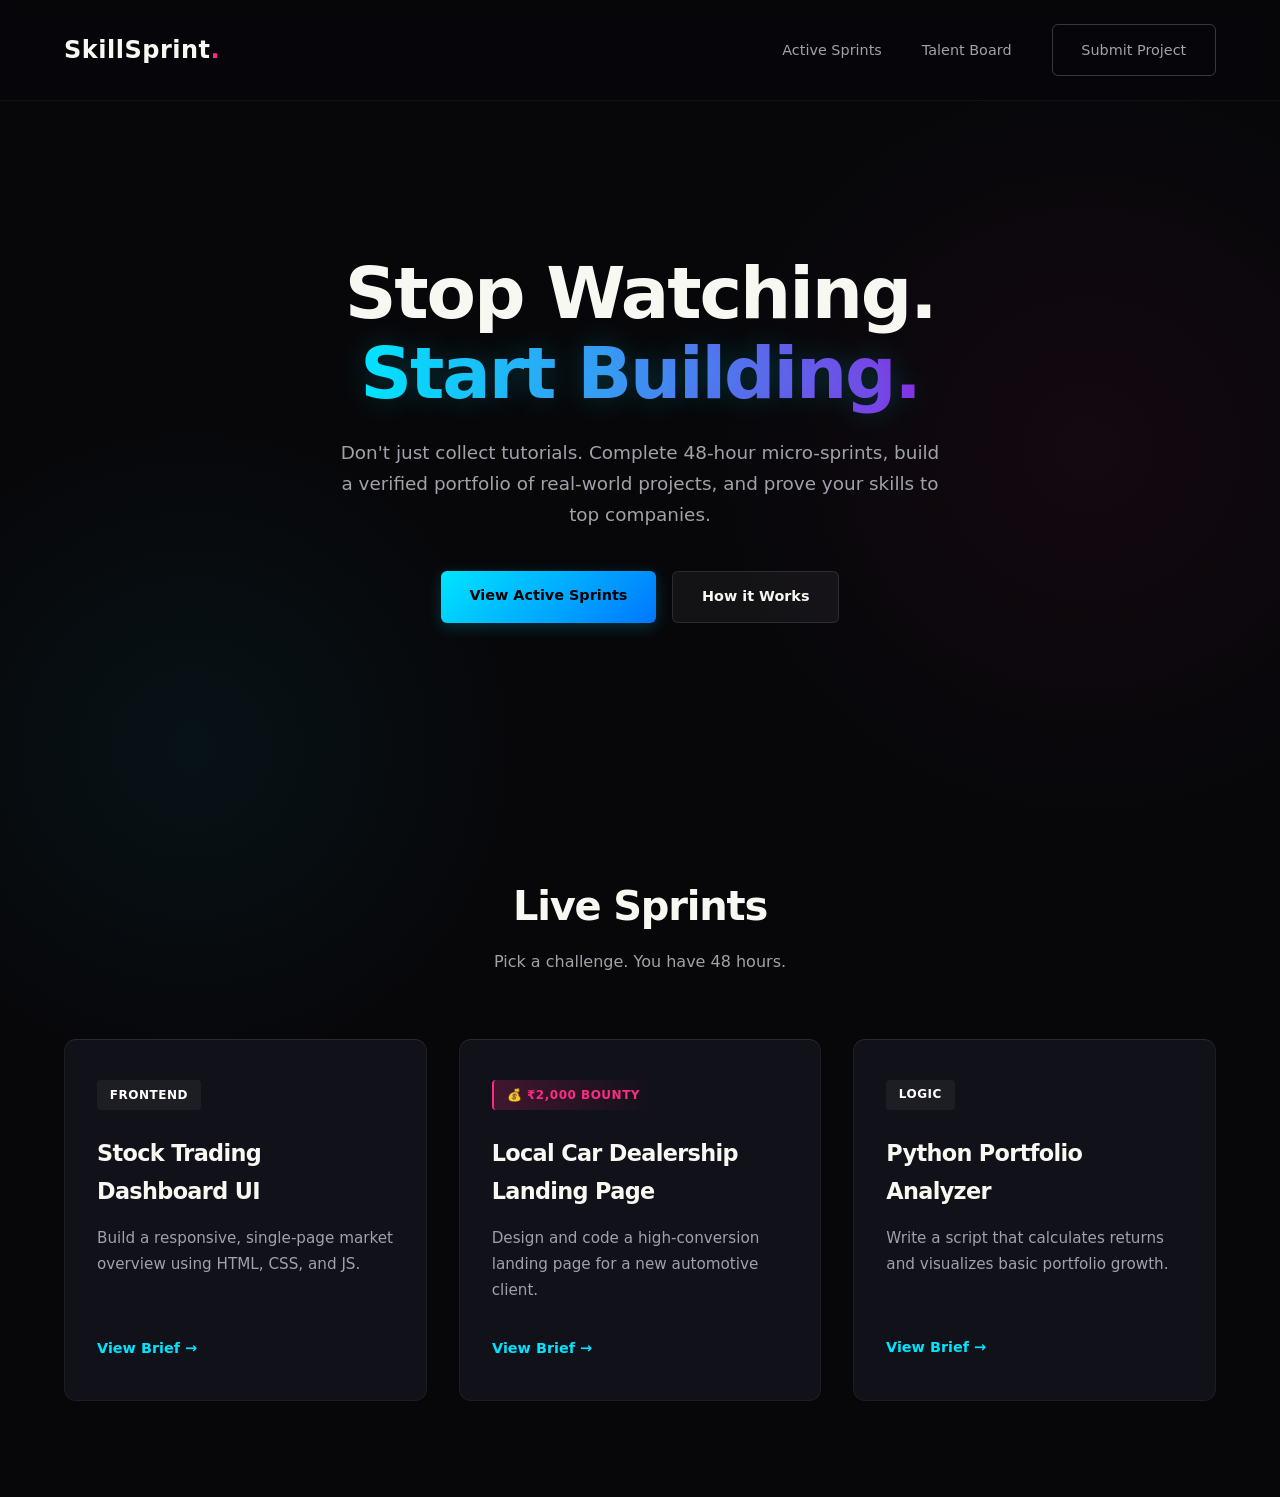
<file: index.html.html>
<!DOCTYPE html>
<html lang="en">
<head>
    <meta charset="UTF-8">
    <meta name="viewport" content="width=device-width, initial-scale=1.0">
    <title>SkillSprint Studio | Stop Watching. Start Building.</title>
    <link rel="stylesheet" href="style.css">
</head>
<body>

    <!-- Navigation -->
    <nav class="navbar">
        <div class="logo">SkillSprint<span>.</span></div>
        <ul class="nav-links">
            <li><a href="#sprints">Active Sprints</a></li>
            <li><a href="#talent">Talent Board</a></li>
            <li><a href="#submit" class="btn-outline">Submit Project</a></li>
        </ul>
    </nav>

    <!-- Hero Section -->
    <header class="hero">
        <div class="hero-content">
            <h1>Stop Watching.<br><span class="neon-text">Start Building.</span></h1>
            <p>Don't just collect tutorials. Complete 48-hour micro-sprints, build a verified portfolio of real-world projects, and prove your skills to top companies.</p>
            <div class="hero-buttons">
                <a href="#sprints" class="btn-primary">View Active Sprints</a>
                <a href="#how-it-works" class="btn-secondary">How it Works</a>
            </div>
        </div>
    </header>

    <!-- Active Sprints Section -->
    <section id="sprints" class="sprints-section">
        <div class="section-header">
            <h2>Live Sprints</h2>
            <p>Pick a challenge. You have 48 hours.</p>
        </div>
        
        <div class="sprint-grid">
            <!-- Sprint Card 1 -->
            <div class="sprint-card">
                <div class="card-badge">Frontend</div>
                <h3>Stock Trading Dashboard UI</h3>
                <p>Build a responsive, single-page market overview using HTML, CSS, and JS.</p>
                <a href="sprint-1.html" class="card-link">View Brief &rarr;</a>
            </div>

            <!-- Sprint Card 2 -->
            <div class="sprint-card">
                <div class="card-badge bounty">💰 ₹2,000 Bounty</div>
                <h3>Local Car Dealership Landing Page</h3>
                <p>Design and code a high-conversion landing page for a new automotive client.</p>
                <a href="sprint-2.html" class="card-link">View Brief &rarr;</a>
            </div>
            
             <!-- Sprint Card 3 -->
             <div class="sprint-card">
                <div class="card-badge">Logic</div>
                <h3>Python Portfolio Analyzer</h3>
                <p>Write a script that calculates returns and visualizes basic portfolio growth.</p>
                <a href="sprint-3.html" class="card-link">View Brief &rarr;</a>
            </div>
        </div>
    </section>

</body>
</html>
</file>
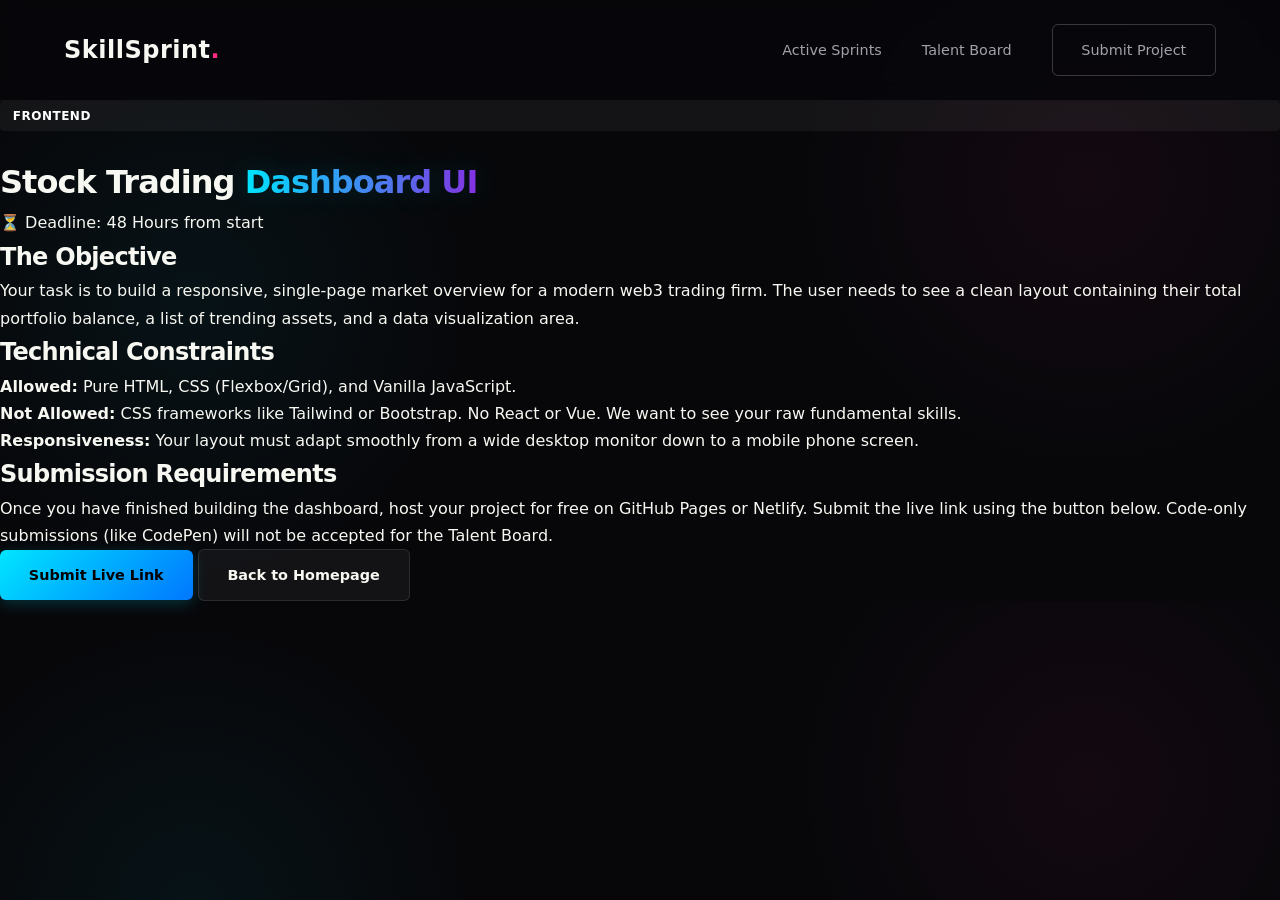
<file: sprint-1.html.html>
<!DOCTYPE html>
<html lang="en">
<head>
    <meta charset="UTF-8">
    <meta name="viewport" content="width=device-width, initial-scale=1.0">
    <title>Sprint Brief: Stock Trading Dashboard | SkillSprint</title>
    <link rel="stylesheet" href="style.css">
</head>
<body>

    <nav class="navbar">
        <div class="logo">SkillSprint<span>.</span></div>
        <ul class="nav-links">
            <li><a href="index.html#sprints">Active Sprints</a></li>
            <li><a href="index.html#talent">Talent Board</a></li>
            <li><a href="#submit" class="btn-outline">Submit Project</a></li>
        </ul>
    </nav>

    <main class="brief-container">
        
        <header class="brief-header">
            <div class="card-badge">Frontend</div>
            <h1>Stock Trading <span class="neon-text">Dashboard UI</span></h1>
            <p class="deadline">⏳ Deadline: 48 Hours from start</p>
        </header>

        <section class="brief-content">
            <h2>The Objective</h2>
            <p>Your task is to build a responsive, single-page market overview for a modern web3 trading firm. The user needs to see a clean layout containing their total portfolio balance, a list of trending assets, and a data visualization area.</p>

            <h2>Technical Constraints</h2>
            <ul class="brief-list">
                <li><strong>Allowed:</strong> Pure HTML, CSS (Flexbox/Grid), and Vanilla JavaScript.</li>
                <li><strong>Not Allowed:</strong> CSS frameworks like Tailwind or Bootstrap. No React or Vue. We want to see your raw fundamental skills.</li>
                <li><strong>Responsiveness:</strong> Your layout must adapt smoothly from a wide desktop monitor down to a mobile phone screen.</li>
            </ul>

            <h2>Submission Requirements</h2>
            <p>Once you have finished building the dashboard, host your project for free on GitHub Pages or Netlify. Submit the live link using the button below. Code-only submissions (like CodePen) will not be accepted for the Talent Board.</p>

            <div class="action-area">
                <a href="#submit" class="btn-primary">Submit Live Link</a>
                <a href="index.html" class="btn-secondary">Back to Homepage</a>
            </div>
        </section>

    </main>

</body>
</html>
</file>
<file: style.css>
/* =========================================
   PREMIUM SKILLSPRINT STYLES
   ========================================= */
:root {
    --bg-dark: #07070a; /* Deeper, richer black */
    --bg-card: rgba(25, 25, 35, 0.6); /* Translucent for glass effect */
    --text-main: #f8f8f2;
    --text-muted: #a1a1aa;
    --neon-cyan: #00e5ff;
    --neon-magenta: #ff2a85;
    --accent-blue: #2a52be;
    --font-stack: 'Inter', 'Segoe UI', system-ui, sans-serif;
}

* {
    margin: 0;
    padding: 0;
    box-sizing: border-box;
}

body {
    background-color: var(--bg-dark);
    /* Subtle background mesh gradient */
    background-image: 
        radial-gradient(circle at 15% 50%, rgba(0, 229, 255, 0.05) 0%, transparent 25%),
        radial-gradient(circle at 85% 30%, rgba(255, 42, 133, 0.05) 0%, transparent 25%);
    color: var(--text-main);
    font-family: var(--font-stack);
    line-height: 1.7;
    overflow-x: hidden;
}

/* Typography */
h1, h2, h3 {
    letter-spacing: -0.03em;
    font-weight: 700;
}

.neon-text {
    background: linear-gradient(90deg, var(--neon-cyan), #8a2be2);
    -webkit-background-clip: text;
    -webkit-text-fill-color: transparent;
    text-shadow: 0 0 30px rgba(0, 229, 255, 0.2);
}

/* Navigation */
.navbar {
    display: flex;
    justify-content: space-between;
    align-items: center;
    padding: 1.5rem 5%;
    background: rgba(7, 7, 10, 0.8);
    backdrop-filter: blur(12px);
    border-bottom: 1px solid rgba(255, 255, 255, 0.05);
    position: sticky;
    top: 0;
    z-index: 100;
}

.logo {
    font-size: 1.5rem;
    font-weight: 800;
    letter-spacing: 0.5px;
}

.logo span {
    color: var(--neon-magenta);
}

.nav-links {
    list-style: none;
    display: flex;
    gap: 2.5rem;
    align-items: center;
}

.nav-links a {
    color: var(--text-muted);
    text-decoration: none;
    font-size: 0.9rem;
    font-weight: 500;
    transition: color 0.3s;
}

.nav-links a:hover {
    color: var(--text-main);
}

/* Buttons */
.btn-primary, .btn-outline, .btn-secondary {
    padding: 0.8rem 1.8rem;
    border-radius: 6px;
    text-decoration: none;
    font-weight: 600;
    font-size: 0.9rem;
    transition: all 0.3s cubic-bezier(0.4, 0, 0.2, 1);
    display: inline-block;
}

.btn-primary {
    background: linear-gradient(135deg, var(--neon-cyan) 0%, #0077ff 100%);
    color: #000;
    box-shadow: 0 4px 15px rgba(0, 229, 255, 0.2);
    border: none;
}

.btn-primary:hover {
    transform: translateY(-2px);
    box-shadow: 0 6px 20px rgba(0, 229, 255, 0.4);
}

.btn-secondary {
    background: rgba(255, 255, 255, 0.05);
    color: var(--text-main);
    border: 1px solid rgba(255, 255, 255, 0.1);
}

.btn-secondary:hover {
    background: rgba(255, 255, 255, 0.1);
}

.btn-outline {
    border: 1px solid rgba(255, 255, 255, 0.2);
    color: var(--text-main);
}

.btn-outline:hover {
    border-color: var(--neon-cyan);
    color: var(--neon-cyan);
}

/* Hero Section */
.hero {
    min-height: 75vh;
    display: flex;
    align-items: center;
    justify-content: center;
    text-align: center;
    padding: 0 20px;
}

.hero-content h1 {
    font-size: 4.5rem;
    line-height: 1.1;
    margin-bottom: 1.5rem;
}

.hero-content p {
    color: var(--text-muted);
    font-size: 1.15rem;
    max-width: 600px;
    margin: 0 auto 2.5rem;
}

.hero-buttons {
    display: flex;
    gap: 1rem;
    justify-content: center;
}

/* Sprints Grid */
.sprints-section {
    padding: 6rem 5%;
    max-width: 1400px;
    margin: 0 auto;
}

.section-header {
    text-align: center;
    margin-bottom: 4rem;
}

.section-header h2 {
    font-size: 2.5rem;
    margin-bottom: 0.5rem;
}

.section-header p {
    color: var(--text-muted);
}

.sprint-grid {
    display: grid;
    grid-template-columns: repeat(auto-fit, minmax(320px, 1fr));
    gap: 2rem;
}

/* Premium Card Design (Glassmorphism) */
.sprint-card {
    background: var(--bg-card);
    backdrop-filter: blur(10px);
    -webkit-backdrop-filter: blur(10px);
    padding: 2.5rem 2rem;
    border-radius: 12px;
    border: 1px solid rgba(255, 255, 255, 0.05);
    border-top: 1px solid rgba(255, 255, 255, 0.1);
    transition: all 0.4s ease;
    display: flex;
    flex-direction: column;
}

.sprint-card:hover {
    transform: translateY(-8px);
    border-top-color: var(--neon-cyan);
    background: rgba(30, 30, 45, 0.8);
    box-shadow: 0 20px 40px rgba(0, 0, 0, 0.4), 0 0 20px rgba(0, 229, 255, 0.05);
}

.premium-card {
    border-top-color: var(--neon-magenta);
}

.premium-card:hover {
    border-top-color: var(--neon-magenta);
    box-shadow: 0 20px 40px rgba(0, 0, 0, 0.4), 0 0 20px rgba(255, 42, 133, 0.1);
}

.card-badge {
    align-self: flex-start;
    padding: 0.3rem 0.8rem;
    background: rgba(255, 255, 255, 0.05);
    border-radius: 4px;
    font-size: 0.75rem;
    font-weight: 600;
    letter-spacing: 0.5px;
    text-transform: uppercase;
    margin-bottom: 1.5rem;
    color: #fff;
}

.card-badge.bounty {
    background: linear-gradient(90deg, rgba(255, 42, 133, 0.2), transparent);
    color: var(--neon-magenta);
    border-left: 2px solid var(--neon-magenta);
}

.card-badge.logic { color: #b19cd9; }
.card-badge.design { color: #ffb347; }
.card-badge.backend { color: #77dd77; }

.sprint-card h3 {
    font-size: 1.4rem;
    margin-bottom: 1rem;
}

.sprint-card p {
    color: var(--text-muted);
    font-size: 0.95rem;
    margin-bottom: 2rem;
    flex-grow: 1;
}

.card-link {
    color: var(--neon-cyan);
    text-decoration: none;
    font-weight: 600;
    font-size: 0.9rem;
    transition: opacity 0.3s;
    display: inline-flex;
    align-items: center;
}

.card-link:hover {
    opacity: 0.7;
}
</file>
